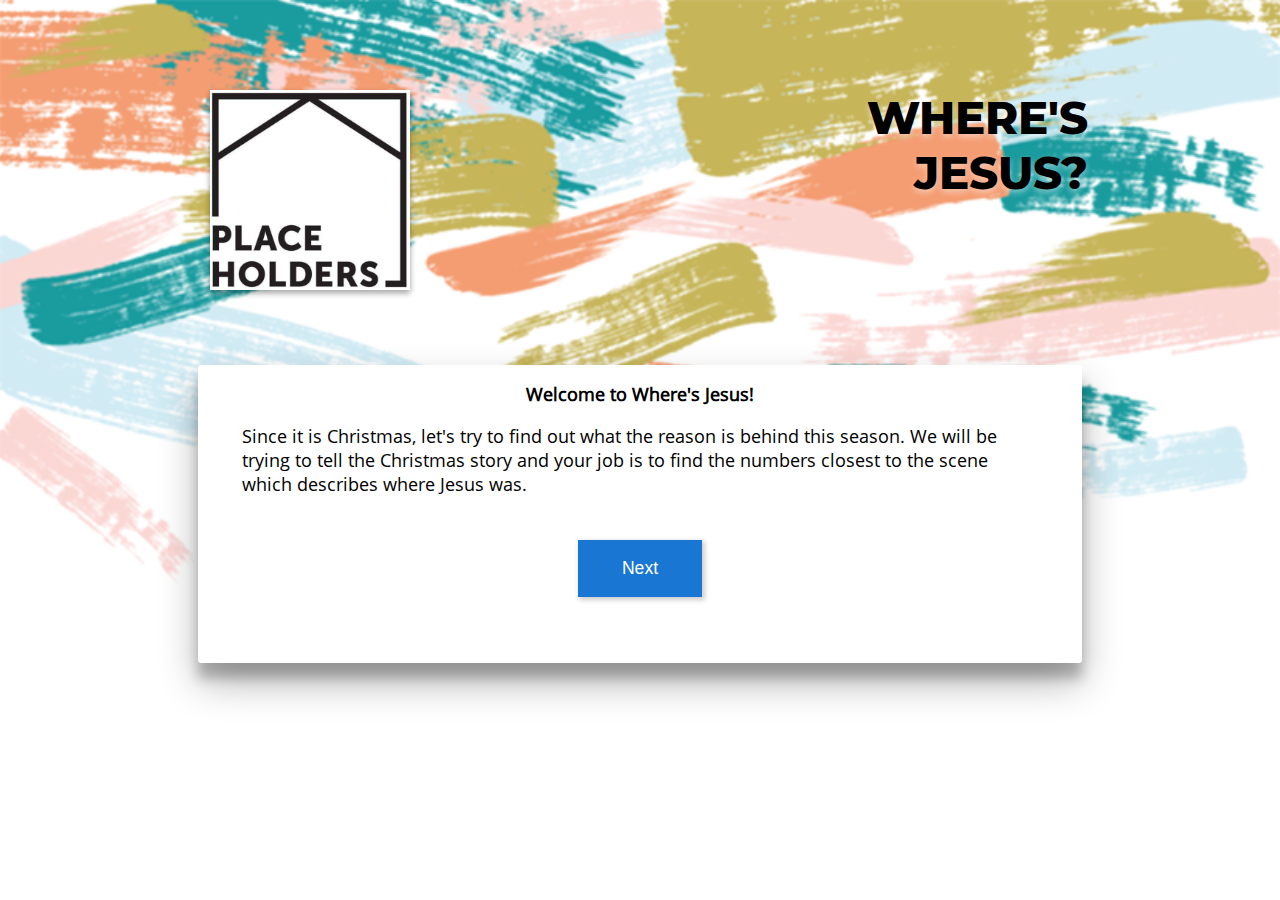
<file: index.html>
<!DOCTYPE html>
<html lang="EN">

<head>
    <meta charset="utf-8">
    <title>Where's Jesus</title>
    <!-- viewport-->
    <meta name="viewport" content="width=device-width">
    <!-- stylesheet -->
    <link rel="stylesheet" href="main.css">
    <!-- website icon -->
    <link rel="icon" href="icon.ico" type="image/ico" sizes="16x16">
    
</head>
<body>
    <section>
        <header>
            <a href="index.html"><img class="logo" src="logo.png"></a>
            <h2 class='title'>WHERE'S<br>JESUS?</h2>
        </header>
    </section>

    <section class="container">
        <section class="userinput">
            <form onsubmit="return false;">
                <h2 class="introheader">
                    Welcome to Where's Jesus!
                </h2>
                <p class="introtext">
                    Since it is Christmas, let's try to find out what the reason is behind this season. We will be trying to tell the Christmas story and your job is to find the numbers closest to the scene which describes where Jesus was.
                </p>
                <button type="button" onclick="startGame()">Next</button>
            </form>
        </section>
    </section>
    <script>
        function startGame() {
            window.location.href = "pageone.html";
        }
    </script>
</body>
</file>
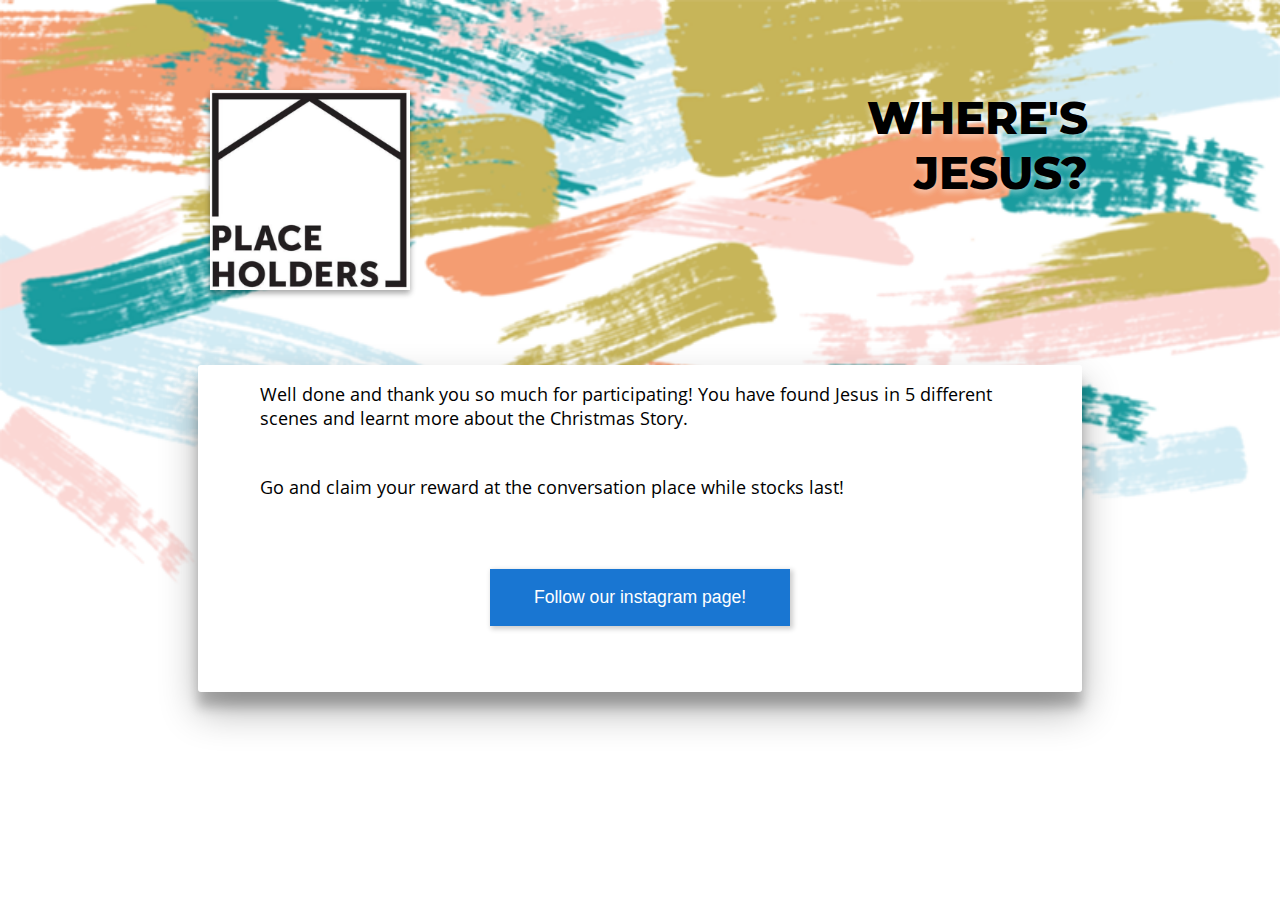
<file: end.html>
<!DOCTYPE html>
<html lang="EN">

<head>
    <meta charset="utf-8">
    <title>Where's Jesus</title>
    <!-- viewport-->
    <meta name="viewport" content="width=device-width">
    <!-- stylesheet -->
    <link rel="stylesheet" href="main.css">
    <!-- website icon -->
    <link rel="icon" href="icon.ico" type="image/ico" sizes="16x16">
    
</head>
<body>
    <section>
        <header>
            <a href="index.html"><img class="logo" src="logo.png"></a>
            <h2 class='title'>WHERE'S<br>JESUS?</h2>
        </header>
    </section>

    <section class="container">
        <section class="userinput">
            <form onsubmit="return false;">
                <p class="text">
                    Well done and thank you so much for participating! You have found Jesus in 5 different scenes and learnt more about the Christmas Story.
                </p>
                <p class="text">
                    Go and claim your reward at the conversation place while stocks last!
                </p>
                <button type="button" onclick="insta()">Follow our instagram page!</button>
            </form>
        </section>
    </section>
    <script>
        function insta() {
            window.location.href = "https://www.instagram.com/placeholdersartfest/";
        }
    </script>
</body>
</file>
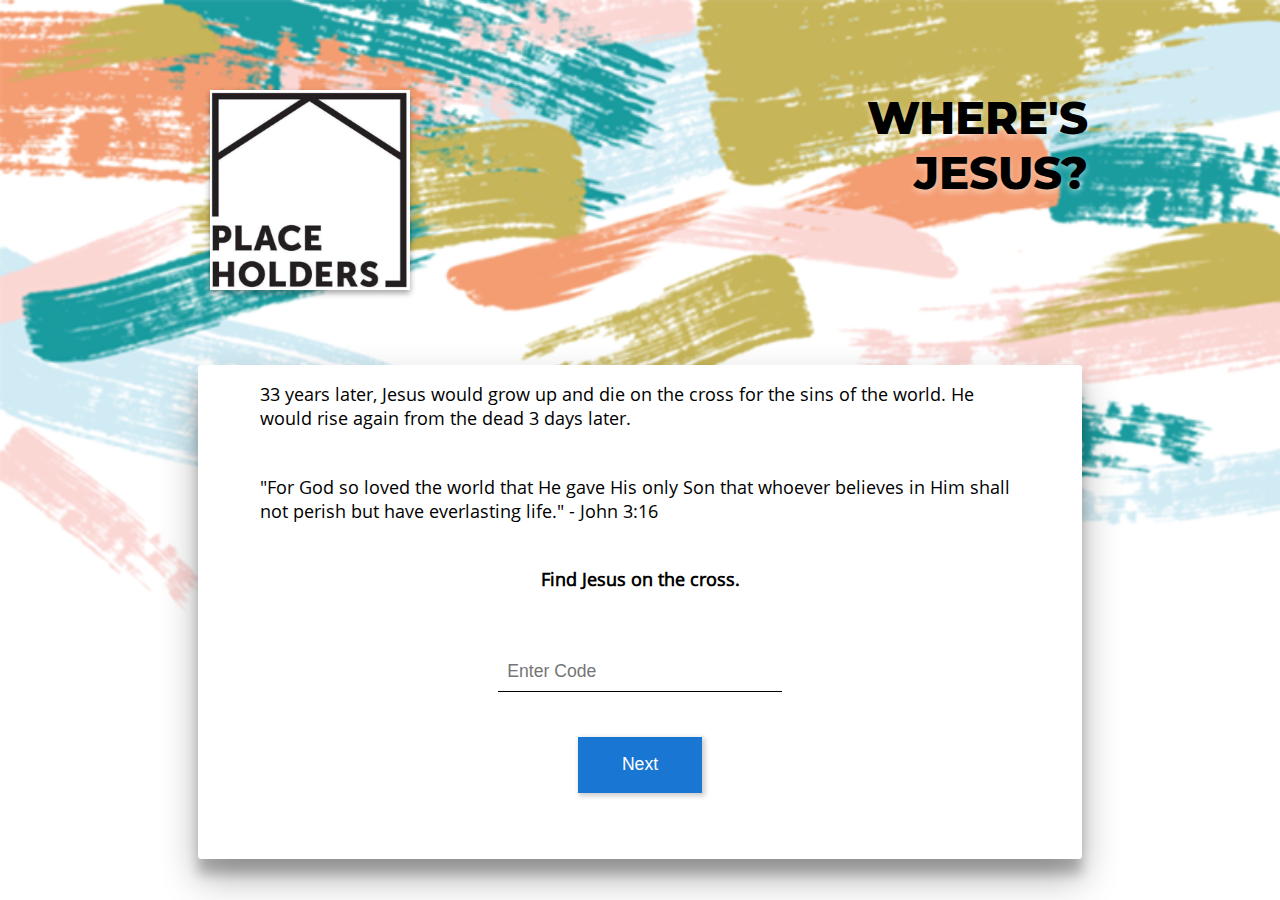
<file: pagefive.html>
<!DOCTYPE html>
<html lang="EN">

<head>
    <meta charset="utf-8">
    <title>Where's Jesus</title>
    <!-- viewport-->
    <meta name="viewport" content="width=device-width">
    <!-- stylesheet -->
    <link rel="stylesheet" href="main.css">
    <!-- website icon -->
    <link rel="icon" href="icon.ico" type="image/ico" sizes="16x16">
</head>

<body>
    <section>
        <header>
            <a href="index.html"><img class="logo" src="logo.png"></a>
            <h2 class='title'>WHERE'S<br>JESUS?</h2>
        </header>
    </section>

    <section class="container">
        <section class="userinput">
            <form onsubmit="return false;">
                <p class="text">
                    33 years later, Jesus would grow up and die on the cross for the sins of the world. He would rise again from the dead 3 days later.
                </p>
                <p class="text">
                    "For God so loved the world that He gave His only Son that whoever believes in Him shall not perish but have everlasting life." - John 3:16
                </p>
                <h2 id="q5">
                    <strong>Find Jesus on the cross.</strong>
                </h2>
                <input type="number" name="q5ans" id="ans" placeholder="Enter Code">
                <br> 
                <button type="button" onclick="myFunction()">Next </button>
                <p id="wrongtext"></p>
            </form>
        </section>
    </section>

    <script>
        function myFunction() {
            var x, text;
             var wrongArray = ["Nope. Try again!", "Nah man. Try again!", "Are you at the right place? Try again!"];
            
            x = document.getElementById("ans").value;
            
            if (x == 03) {
                window.location.href = "pagesix.html";
                text = " ";
            } else if (x == "") {
                text = "Hey please enter the code!";
                window.alert(text);    
            } else {
                text = wrongArray[Math.floor(Math.random()*wrongArray.length)];
                window.alert(text);    
            } /*document.getElementById("wrongtext").innerHTML = text;*/
        }

    </script>
</body>
</file>
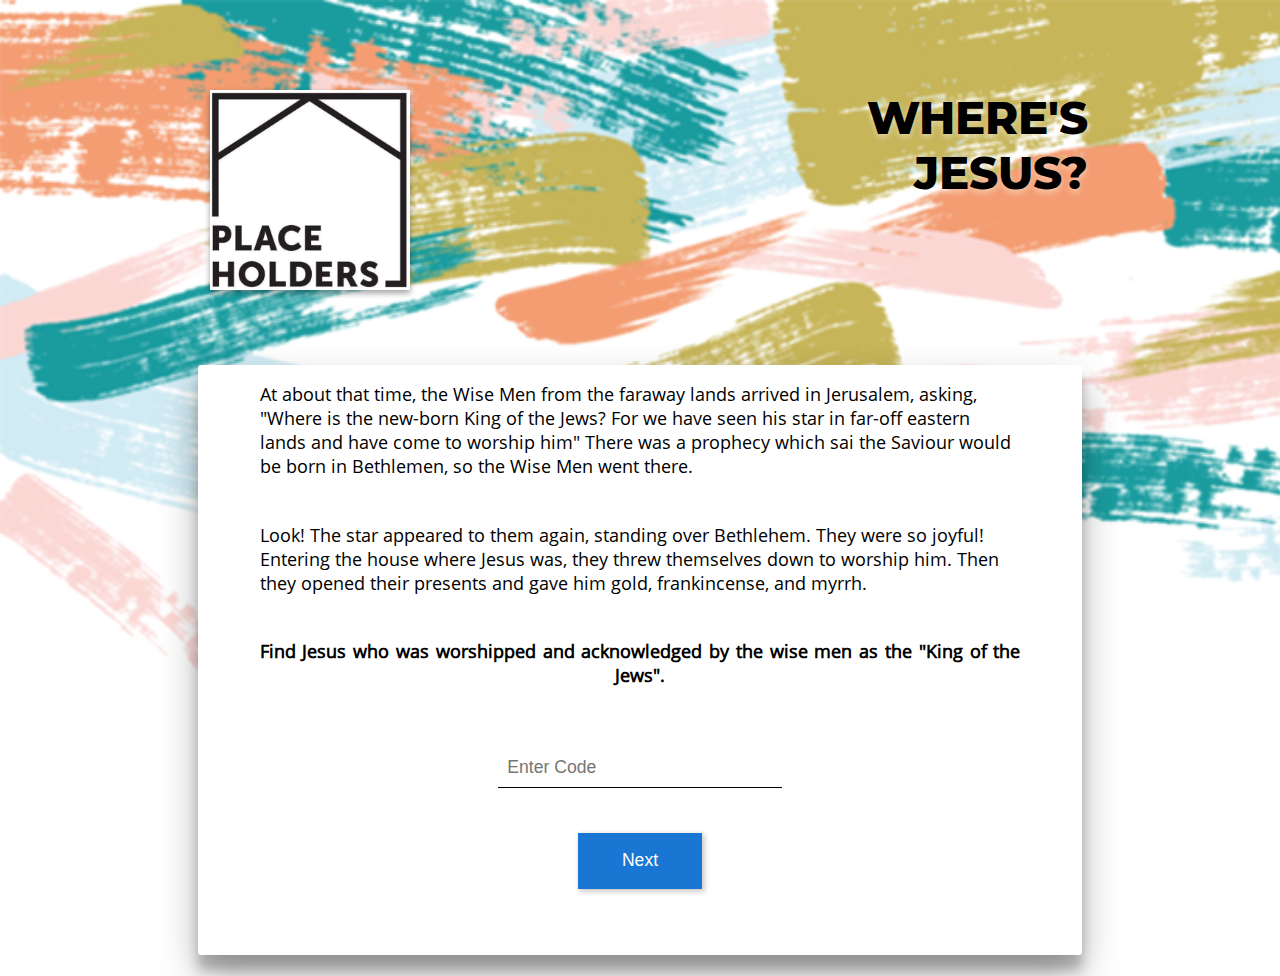
<file: pagefour.html>
<!DOCTYPE html>
<html lang="EN">

<head>
    <meta charset="utf-8">
    <title>Where's Jesus</title>
    <!-- viewport-->
    <meta name="viewport" content="width=device-width">
    <!-- stylesheet -->
    <link rel="stylesheet" href="main.css">
    <!-- website icon -->
    <link rel="icon" href="icon.ico" type="image/ico" sizes="16x16">
</head>

<body>
    <section>
        <header>
            <a href="index.html"><img class="logo" src="logo.png"></a>
            <h2 class='title'>WHERE'S<br>JESUS?</h2>
        </header>
    </section>

    <section class="container">
        <section class="userinput">
            <form onsubmit="return false;">
                <p class="text">
                    At about that time, the Wise Men from the faraway lands arrived in Jerusalem, asking, "Where is the new-born King of the Jews? For we have seen his star in far-off eastern lands and have come to worship him" There was a prophecy which sai the Saviour would be born in Bethlemen, so the Wise Men went there.
                </p>
                <p class="text">
                    Look! The star appeared to them again, standing over Bethlehem. They were so joyful! Entering the house where Jesus was, they threw themselves down to worship him. Then they opened their presents and gave him gold, frankincense, and myrrh.
                </p>
                <h2>
                    <strong>Find Jesus who was worshipped and acknowledged by the wise men as the "King of the Jews".</strong>
                </h2>
                <input type="number" name="q4ans" id="ans" placeholder="Enter Code">
                <br> 
                <button type="button" onclick="myFunction()">Next </button>
                <p id="wrongtext"></p>
            </form>
        </section>
    </section>

    <script>
        function myFunction() {
            var x, text;
             var wrongArray = ["Nope. Try again!", "Nah man. Try again!", "Are you at the right place? Try again!"];
            
            x = document.getElementById("ans").value;
            
            if (x == 10) {
                window.location.href = "pagefive.html";
                text = " ";
            } else if (x == "") {
                text = "Hey please enter the code!";
                window.alert(text);    
            } else {
                text = wrongArray[Math.floor(Math.random()*wrongArray.length)];
                window.alert(text);    
            } /*document.getElementById("wrongtext").innerHTML = text;*/
        }

    </script>
</body>
</file>
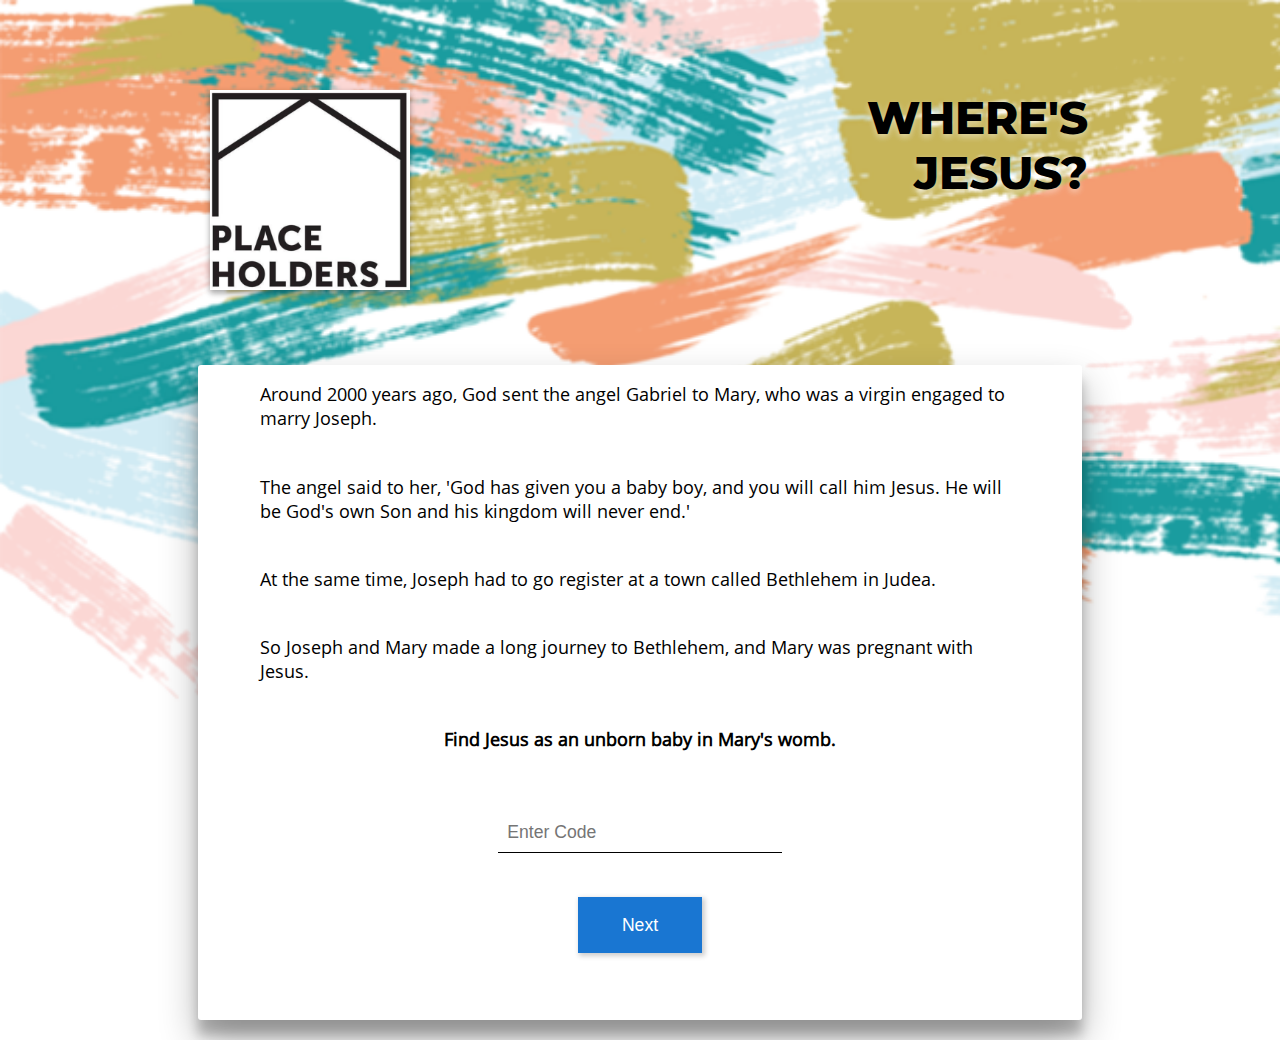
<file: pageone.html>
<!DOCTYPE html>
<html lang="EN">

<head>
    <meta charset="utf-8">
    <title>Where's Jesus</title>
    <!-- viewport-->
    <meta name="viewport" content="width=device-width">
    <!-- stylesheet -->
    <link rel="stylesheet" href="main.css">
    <!-- website icon -->
    <link rel="icon" href="icon.ico" type="image/ico" sizes="16x16">
    
</head>
<body>
    <section>
        <header>
            <a href="index.html"><img class="logo" src="logo.png"></a>
            <h2 class='title'>WHERE'S<br>JESUS?</h2>
        </header>
    </section>

    <section class="container">
        <section class="userinput">
            <form onsubmit="return false;">
                <p class="text">
                    Around 2000 years ago, God sent the angel Gabriel to Mary, who was a virgin engaged to marry Joseph.
                </p>
                <p class="text">
                    The angel said to her, 'God has given you a baby boy, and you will call him Jesus. He will be God's own Son and his kingdom will never end.'
                </p>
                <p class="text">
                    At the same time, Joseph had to go register at a town called Bethlehem in Judea. 
                </p>
                <p class="text">
                    So Joseph and Mary made a long journey to Bethlehem, and Mary was pregnant with Jesus.
                </p>
                <h2>
                    <strong>Find Jesus as an unborn baby in Mary's womb.</strong>
                </h2>
                <input type="number" name="q1ans" id="ans" placeholder="Enter Code">
                <br> 
                <button type="button" onclick="myFunction()">Next </button>
                <p id="wrongtext"></p>
            </form>
        </section>
    </section>

    <script>
        function myFunction() {
            var x, text;
            var wrongArray = ["Nope. Try again!", "Nah man. Try again!", "Are you at the right place? Try again!"];
            
            x = document.getElementById("ans").value;
            
            if (x == 04) {
                window.location.href = "pagetwo.html";
                text = " ";
            } else if (x == "") {
                text = "Hey please enter the code!";
                window.alert(text);    
            } else {
                text = wrongArray[Math.floor(Math.random()*wrongArray.length)];
                window.alert(text);    
            } /*document.getElementById("wrongtext").innerHTML = text;*/
        }

    </script>
</body>
</file>
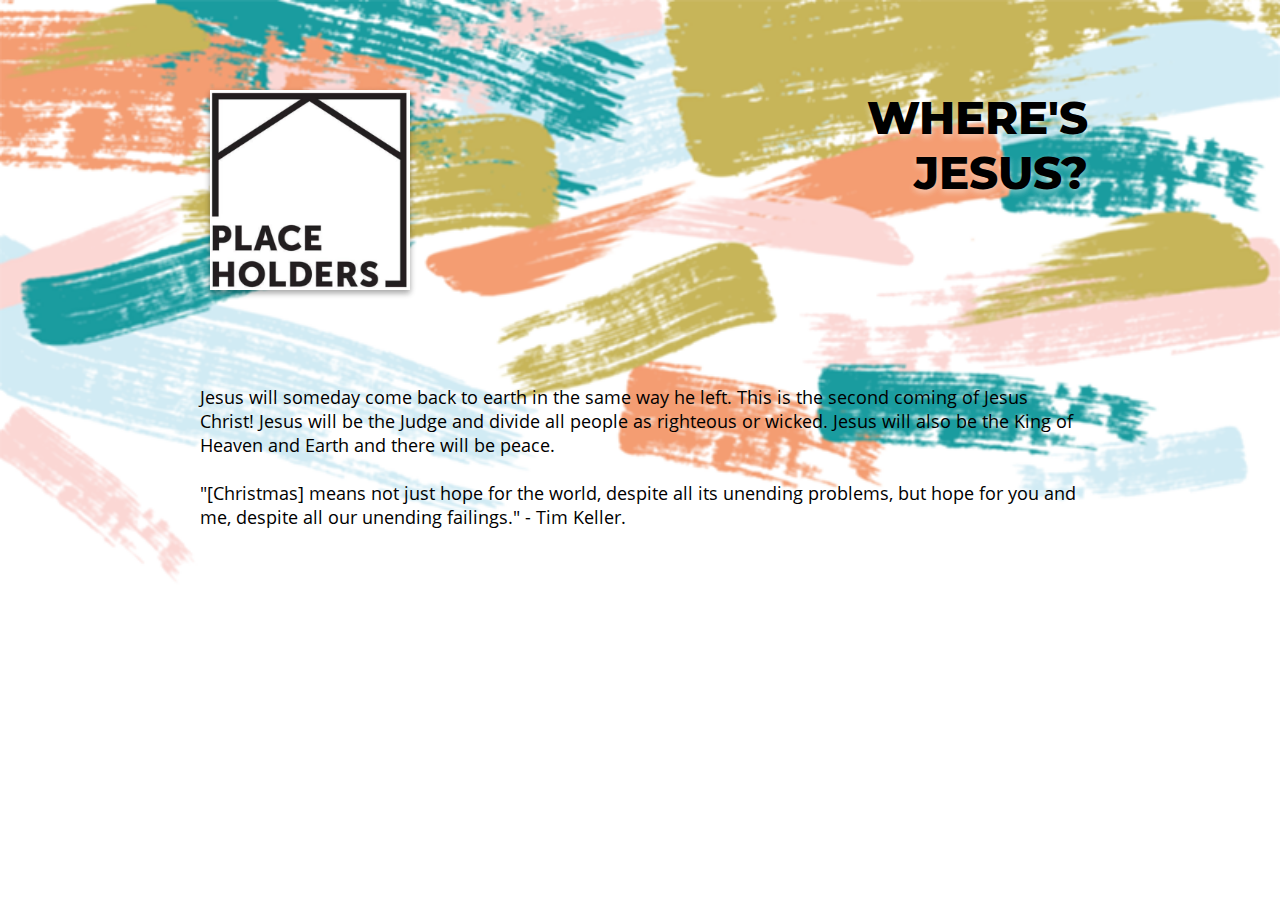
<file: pagesix.html>
<!DOCTYPE html>
<html lang="EN">

<head>
    <meta charset="utf-8">
    <title>Where's Jesus</title>
    <!-- viewport-->
    <meta name="viewport" content="width=device-width">
    <!-- stylesheet -->
    <link rel="stylesheet" href="main.css">
    <!-- website icon -->
    <link rel="icon" href="icon.ico" type="image/ico" sizes="16x16">
</head>

<body>
    <section>
        <header>
            <a href="index.html"><img class="logo" src="logo.png"></a>
            <h2 class='title'>WHERE'S<br>JESUS?</h2>
        </header>
    </section>

    <section class="container">
        <p class="text">
            Jesus will someday come back to earth in the same way he left. This is the second coming of Jesus Christ! Jesus will be the Judge and divide all people as righteous or wicked. Jesus will also be the King of Heaven and Earth and there will be peace.
            <br><br>
            "[Christmas] means not just hope for the world, despite all its unending problems, but hope for you and me, despite all our unending failings." - Tim Keller.
        </p>
    </section>
</body>
</file>
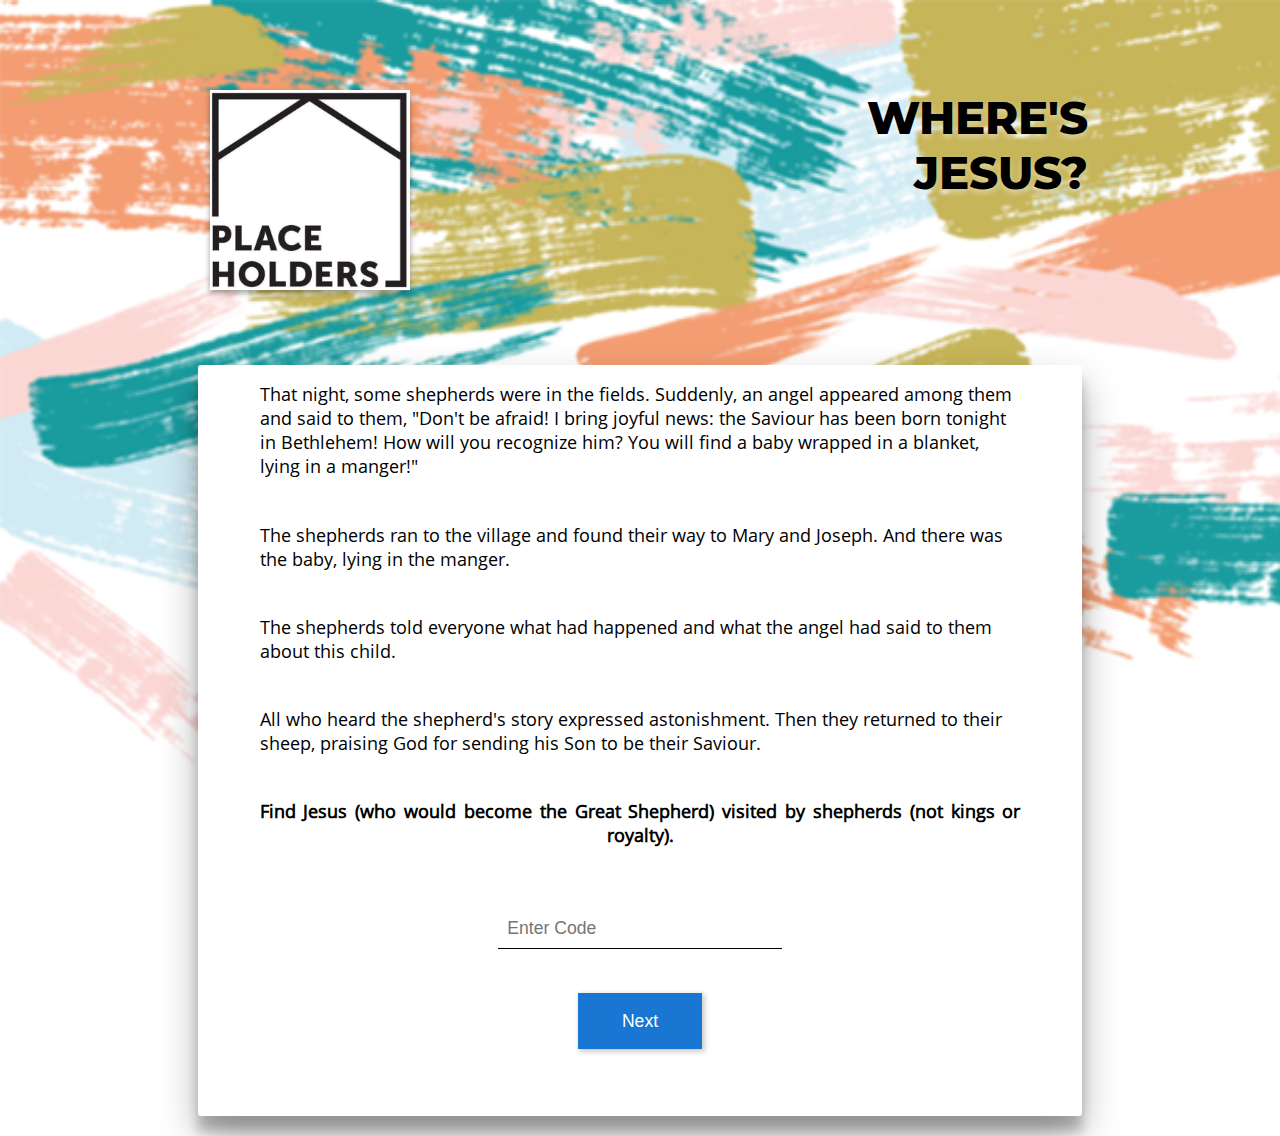
<file: pagethree.html>
<!DOCTYPE html>
<html lang="EN">

<head>
    <meta charset="utf-8">
    <title>Where's Jesus</title>
    <!-- viewport-->
    <meta name="viewport" content="width=device-width">
    <!-- stylesheet -->
    <link rel="stylesheet" href="main.css">
    <!-- website icon -->
    <link rel="icon" href="icon.ico" type="image/ico" sizes="16x16">
</head>

<body>
    <section>
        <header>
            <a href="index.html"><img class="logo" src="logo.png"></a>
            <h2 class='title'>WHERE'S<br>JESUS?</h2>
        </header>
    </section>

    <section class="container">
        <section class="userinput">
            <form onsubmit="return false;">
                <p class="text">
                    That night, some shepherds were in the fields. Suddenly, an angel appeared among them and said to them, "Don't be afraid! I bring joyful news: the Saviour has been born tonight in Bethlehem! How will you recognize him? You will find a baby wrapped in a blanket, lying in a manger!"
                </p>
                <p class="text">
                    The shepherds ran to the village and found their way to Mary and Joseph. And there was the baby, lying in the manger. 
                </p>
                <p class="text">
                    The shepherds told everyone what had happened and what the angel had said to them about this child. 
                </p>
                <p class="text">
                    All who heard the shepherd's story expressed astonishment. Then they returned to their sheep, praising God for sending his Son to be their Saviour.
                </p>
                
                <h2>
                    <strong>Find Jesus (who would become the Great Shepherd) visited by shepherds (not kings or royalty).</strong>
                </h2>
                <input type="number" name="q3ans" id="ans" placeholder="Enter Code">
                <br> 
                <button type="button" onclick="myFunction()">Next </button>
                <p id="wrongtext"></p>
            </form>
        </section>
    </section>

    <script>
        function myFunction() {
            var x, text;
             var wrongArray = ["Nope. Try again!", "Nah man. Try again!", "Are you at the right place? Try again!"];
            
            x = document.getElementById("ans").value;
            
            if (x == 05) {
                window.location.href = "pagefour.html";
                text = " ";
            } else if (x == "") {
                text = "Hey please enter the code!";
                window.alert(text);    
            } else {
                text = wrongArray[Math.floor(Math.random()*wrongArray.length)];
                window.alert(text);    
            } /*document.getElementById("wrongtext").innerHTML = text;*/
        }

    </script>
    
</body>
</file>
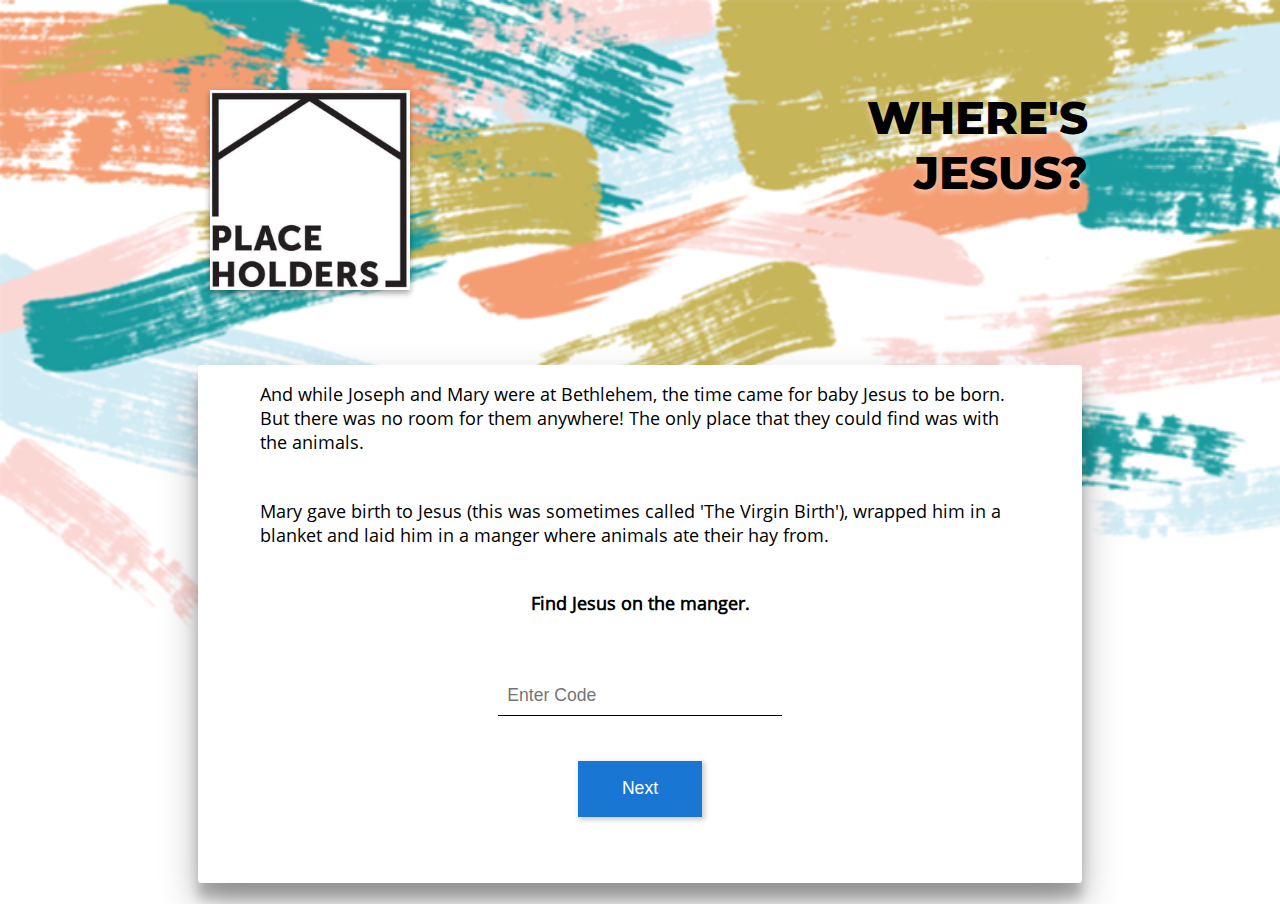
<file: pagetwo.html>
<!DOCTYPE html>
<html lang="EN">

<head>
    <meta charset="utf-8">
    <title>Where's Jesus</title>
    <!-- viewport-->
    <meta name="viewport" content="width=device-width">
    <!-- stylesheet -->
    <link rel="stylesheet" href="main.css">
    <!-- website icon -->
    <link rel="icon" href="icon.ico" type="image/ico" sizes="16x16">
</head>
<body>
    <section>
        <header>
            <a href="index.html"><img class="logo" src="logo.png"></a>
            <h2 class='title'>WHERE'S<br>JESUS?</h2>
        </header>
    </section>

    <section class="container">
        <section class="userinput">
            <form onsubmit="return false;">
                <p class="text">
                    And while Joseph and Mary were at Bethlehem, the time came for baby Jesus to be born. But there was no room for them anywhere! The only place that they could find was with the animals. 
                </p>
                <p class="text">
                    Mary gave birth to Jesus (this was sometimes called 'The Virgin Birth'), wrapped him in a blanket and laid him in a manger where animals ate their hay from.
                </p>
                <h2 id="q2">
                    <strong>Find Jesus on the manger.</strong>
                </h2>
                <input type="number" name="q2ans" id="ans" placeholder="Enter Code">
                <br> 
                <button type="button" onclick="myFunction()">Next </button>
                <p id="wrongtext"></p>
            </form>
        </section>
    </section>

    <script>
        function myFunction() {
            var x, text;
            var wrongArray = ["Nope. Try again!", "Nah man. Try again!", "Are you at the right place? Try again!"];
            
            x = document.getElementById("ans").value;
            
            if (x == 25) {
                window.location.href = "pagethree.html";
                text = " ";
            } else if (x == "") {
                text = "Hey please enter the code!";
                window.alert(text);    
            } else {
                text = wrongArray[Math.floor(Math.random()*wrongArray.length)];
                window.alert(text);    
            } /*document.getElementById("wrongtext").innerHTML = text;*/
        }

    </script>
</body>
</file>
<file: main.css>
article,
aside,
div,
footer,
header,
h1,
h2,
h3,
h4,
h5,
h6,
p,
nav,
body,
head,
img,
section,
figure,
a,
li,
ul {
    margin: 0;
    padding: 0;
    border: 0;
}


/* import font */

@font-face {
    font-family: "Montserrat-ExtraBold";  
    src: url("fonts/Montserrat-ExtraBold.ttf");
}

@font-face {
    font-family: "OpenSans-Regular";  
    src: url("fonts/OpenSans-Regular.ttf");
}

header {
    font-family: "Montserrat-ExtraBold";
    font-size: 45px;
    padding-left: 5%;
    padding-top: 5%;
    padding-right: 5%; 
}

.title {
    float: right;
    width: 50%;
    font-size: 70%;
    text-align: right;
    padding-top: 10%;
    text-shadow: 0 3px 6px rgba(255,255,255,0.25), 0 3px 6px rgba(255,255,255,0.25);
}

.logo {
    width: 125px;
    box-shadow: 0 3px 6px rgba(0,0,0,0.16), 0 3px 6px rgba(0,0,0,0.23);
    margin-left: 2%;
}

body {
    font-family: "OpenSans-Regular";
    background-image: url(back.png);
    background-repeat: no-repeat;
    background-size: cover;
}

.text {
    margin-left: 5%;
    margin-right: 5%;
    margin-top: 1%;
    margin-bottom: 1%;
    padding: 2%;
    text-align: left;
    font-size: 100%;    
}

.introheader {
    padding-bottom: 2%;
}

.introtext {
    margin-left: 5%;
    margin-right: 5%;
    text-align: left;
    
}

form {
    background: white;
    margin: auto;
    box-sizing: border-box;
    width: 90%;
    box-shadow: 0 19px 38px rgba(0,0,0,0.30), 0 15px 12px rgba(0,0,0,0.22);
    padding-bottom: 40px;border-radius: 3px;
    h1 {
        box-sizing: border-box;
        padding: 20px;
     }
}

.userinput {
    margin-left: 5%;
    margin-right: 5%;
    margin: 2%;
    text-align: center;
}


.userinput h2 {
    font-family: "OpenSans-Regular";
    margin-left: 5%;
    margin-right: 5%;
    padding-top: 3%;
    font-size: 100%;
    text-align: justify;
    -moz-text-align-last: center;
    text-align-last: center;
    padding: 2%;
}

.userinput input {
    margin-top: 5%;
    border: none;
    border-bottom: 1px solid black;
    padding: 3%;
}

.userinput::-webkit-input-placeholder {
    font-size: 100%;
}

.userinput::placeholder {
    font-size:100%;
}

.userinput input:focus {
    outline: none;
}

.userinput button {
    margin-top: 5%;
    margin-bottom: -10%;
    background-color: #1976D2;
    border: none;
    color: #FFFFFF;
    padding-top: 5%;
    padding-bottom: 5%;
    padding-left: 10%;
    padding-right: 10%;
    text-align: center;
    text-decoration: none;
    display: inline-block;
    font-size: 100%;
    box-shadow: 2px 2px 5px 1px rgba(0,0,0,0.2);
}

#q5, #q2 {
    text-align: center;
}

@media only screen and (min-width: 700px) {
    header {
    padding-left: 10%;
    padding-top: 5%;
    padding-right: 10%;
    }

    .title {
        float: right;
        width: 50%;
        font-size: 100%;
        text-align: right;
        padding: 0;
    }   
    
    .logo {
        width: 25%;
    }
    
    body {
        font-size: 100%;
    }
    
    .container {
        width: 90%;
        margin: 0 auto;
        margin-top: 2%;
    }
    
    .userinput h2 {
        font-size: 100%;
        text-align: justify;
        -moz-text-align-last: center;
        text-align-last: center;
    }
    
    .userinput input {
        width: 25%;
        font-size: 100%;
    }
    
    .userinput button {
        padding-left: 4%;
        padding-right: 4%;
        padding-top: 2%;
        padding-bottom: 2%;
        margin-bottom: 3%;
    }
}

@media only screen and (min-width: 1200px) {
    header {
    padding-left: 15%;
    padding-top: 7%;
    padding-right: 15%;
    }

    .title {
        float: right;
        width: 50%;
        font-size: 100%;
        text-align: right;
        padding: 0;
    }   
    
    .logo {
        width: 200px;
    }
    
    body {
        font-size: 110%;
    }
    
    .container {
        width: 80%;
        margin: 0 auto;
        margin-top: 5%;
    }
    
    .userinput h2 {
        text-align: justify;
        -moz-text-align-last: center;
        text-align-last: center;
        font-size: 100%;
    }
    
    .userinput input {
        width: 30%;
        padding: 1%;
        font-size: 100%;
    }
    
    .userinput button {
        padding-left: 5%;
        padding-right: 5%;
        padding-top: 2%;
        padding-bottom: 2%;
        margin-bottom: 3%;
    }   
}
</file>
